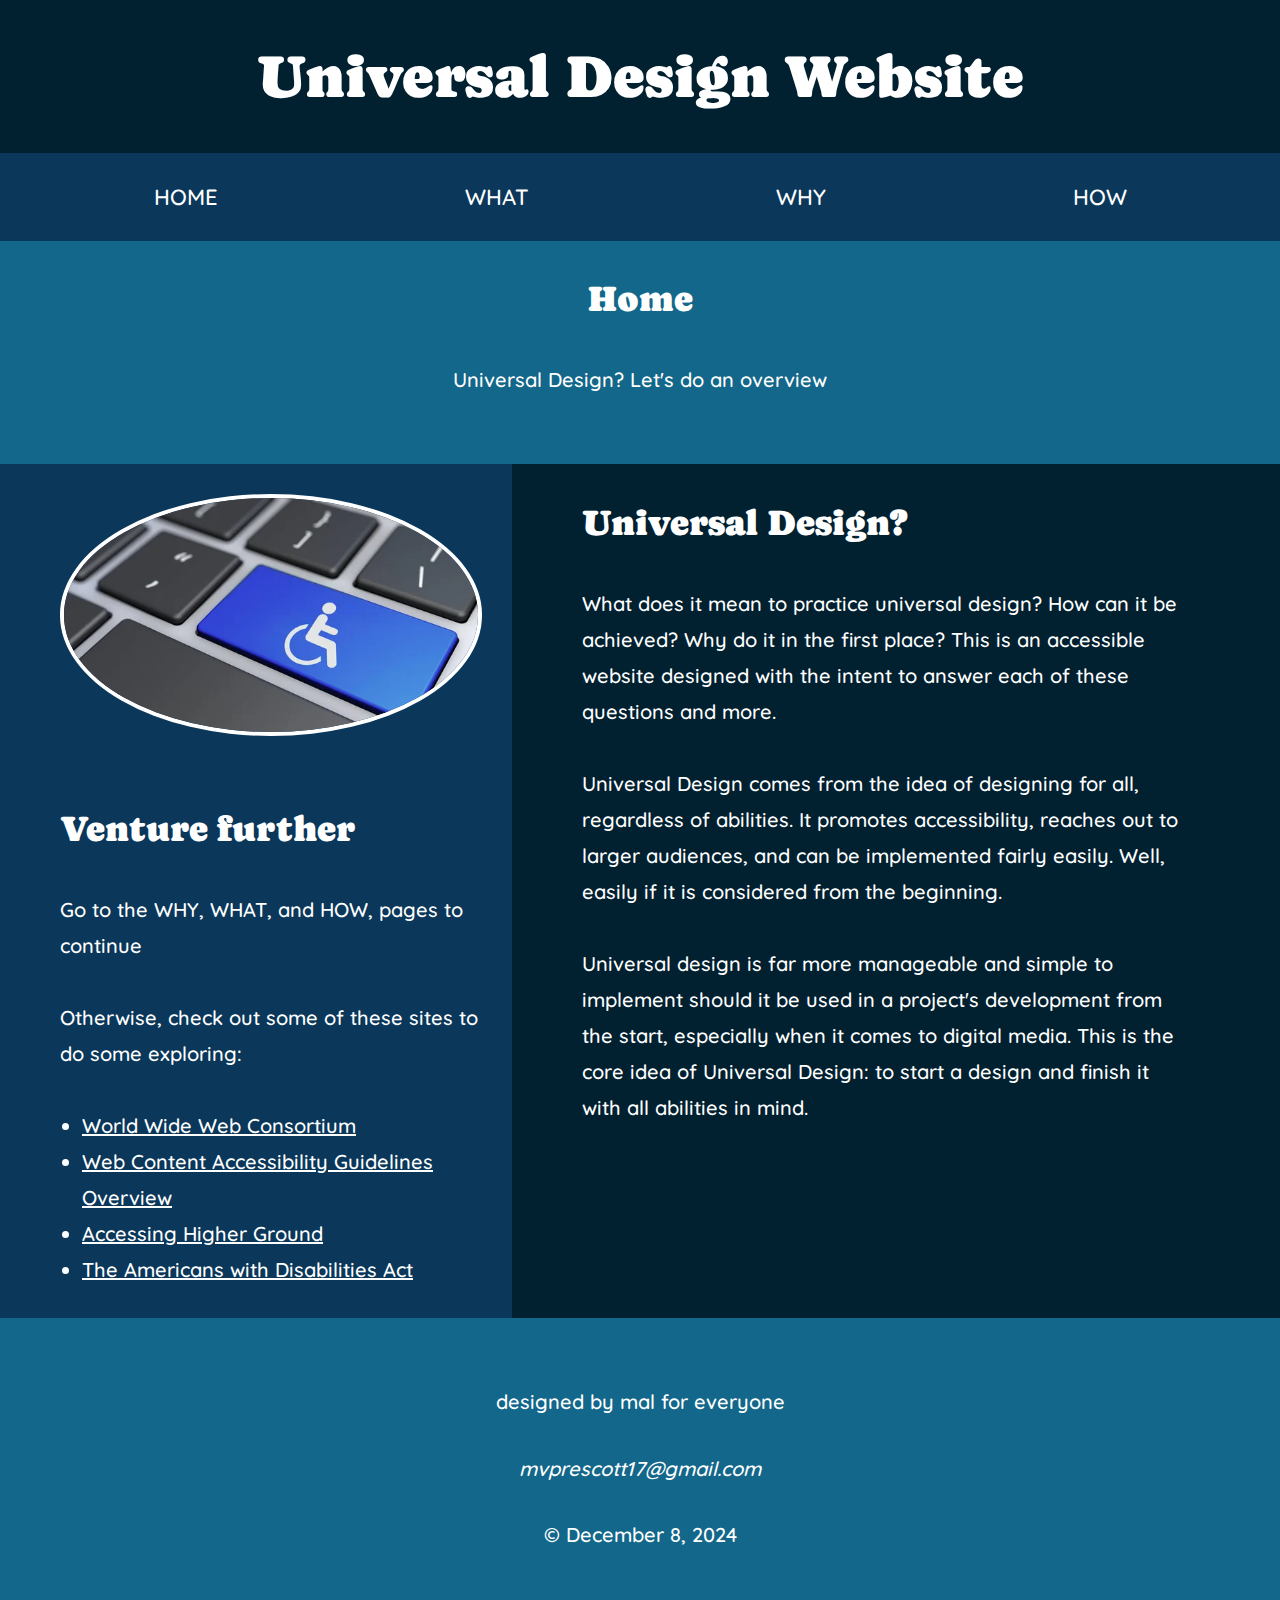
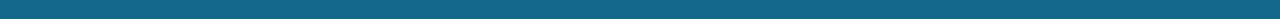
<file: index.html>
<!DOCTYPE html>
<html lang="en">
    <head>
        <meta charset="UTF-8">
        <meta name="viewport" content="width=device-width, initial-scale=1.0">
        <title>Universal Design Website</title>
        <link rel="stylesheet" href="css/accessible.css">
        <link rel="stylesheet" href="css/style.css">
    </head>
    <body>
        <div class="container">
            <a class="skip-link" href="#maincontent">Skip to main content</a>

            <header>
                <!-- <figure>
                    <img src="img/stock.png" alt="itch.io profile icon" id="for-head">
                    <figcaption>itch.io Profile</figcaption>
                </figure> -->
                <h1 id="my-heading">Universal Design Website</h1> 
            </header>

            <nav>
                <h2 class="sr-only">Page Navigation</h2>
                <ul>
                    <li><a href="index.html">HOME</a></li>
                    <li><a href="what.html">WHAT</a></li>
                    <li><a href="why.html">WHY</a></li>
                    <li><a href="how.html">HOW</a></li>
                </ul>
            </nav>

            <aside id="subhead">
                <h2>Home</h2>
                <p>Universal Design? Let's do an overview</p>
            </aside>

            <main id="maincontent">
                <section id="else">
                    <h2>Universal Design?</h2>
                    <p>
                        What does it mean to practice universal design? How can it be achieved? Why do it in the first place? This is an accessible website designed with the intent to answer each of these questions and more. 
                    </p>
                    <p> 
                        Universal Design comes from the idea of designing for all, regardless of abilities. 
                        It promotes accessibility, reaches out to larger audiences, and can be implemented fairly easily. 
                        Well, easily if it is considered from the beginning. 
                    </p>
                    <p>
                        Universal design is far more manageable and simple to implement should it be used in a project's development from the start, especially when it comes to digital media. 
                        This is the core idea of Universal Design: to start a design and finish it with all abilities in mind. 
                    </p>
                </section>
            </main>

            <aside id="aside1">
                <h2 class="sr-only">Icon here</h2>
                <figure>
                    <img src="img/stock.png" alt="keyboard with an ADA symbol" class="icon-link-big" 
                        style="border-radius: 50%; border: 4px white solid;">
                </figure>
            </aside>

            <aside id="aside2">
                <h2>Venture further</h2>
                <p>
                    Go to the WHY, WHAT, and HOW, pages to continue
                </p>
                <p>
                    Otherwise, check out some of these sites to do some exploring:
                </p>
                <section class="further">
                    <h3 class="sr-only">Links to various websites related to this website and universal design</h3>
                    <ul>
                        <li><a href="https://www.w3.org/">World Wide Web Consortium</a></li>
                        <li><a href="https://www.w3.org/WAI/standards-guidelines/wcag/">Web Content Accessibility Guidelines Overview</a></li>
                        <li><a href="https://accessinghigherground.org/">Accessing Higher Ground</a></li>
                        <li><a href="https://www.ada.gov/">The Americans with Disabilities Act</a></li>
                    </ul>
                </section>
            </aside>
            

            <footer>
                <p>designed by mal for everyone</p>
                <address>mvprescott17@gmail.com</address>
                <p>&copy; <time datetime="2024-12-08 10:00" style="display:inline">December 8, 2024</time></p>  
            </footer>
        </div>

    </body>
</html>
</file>
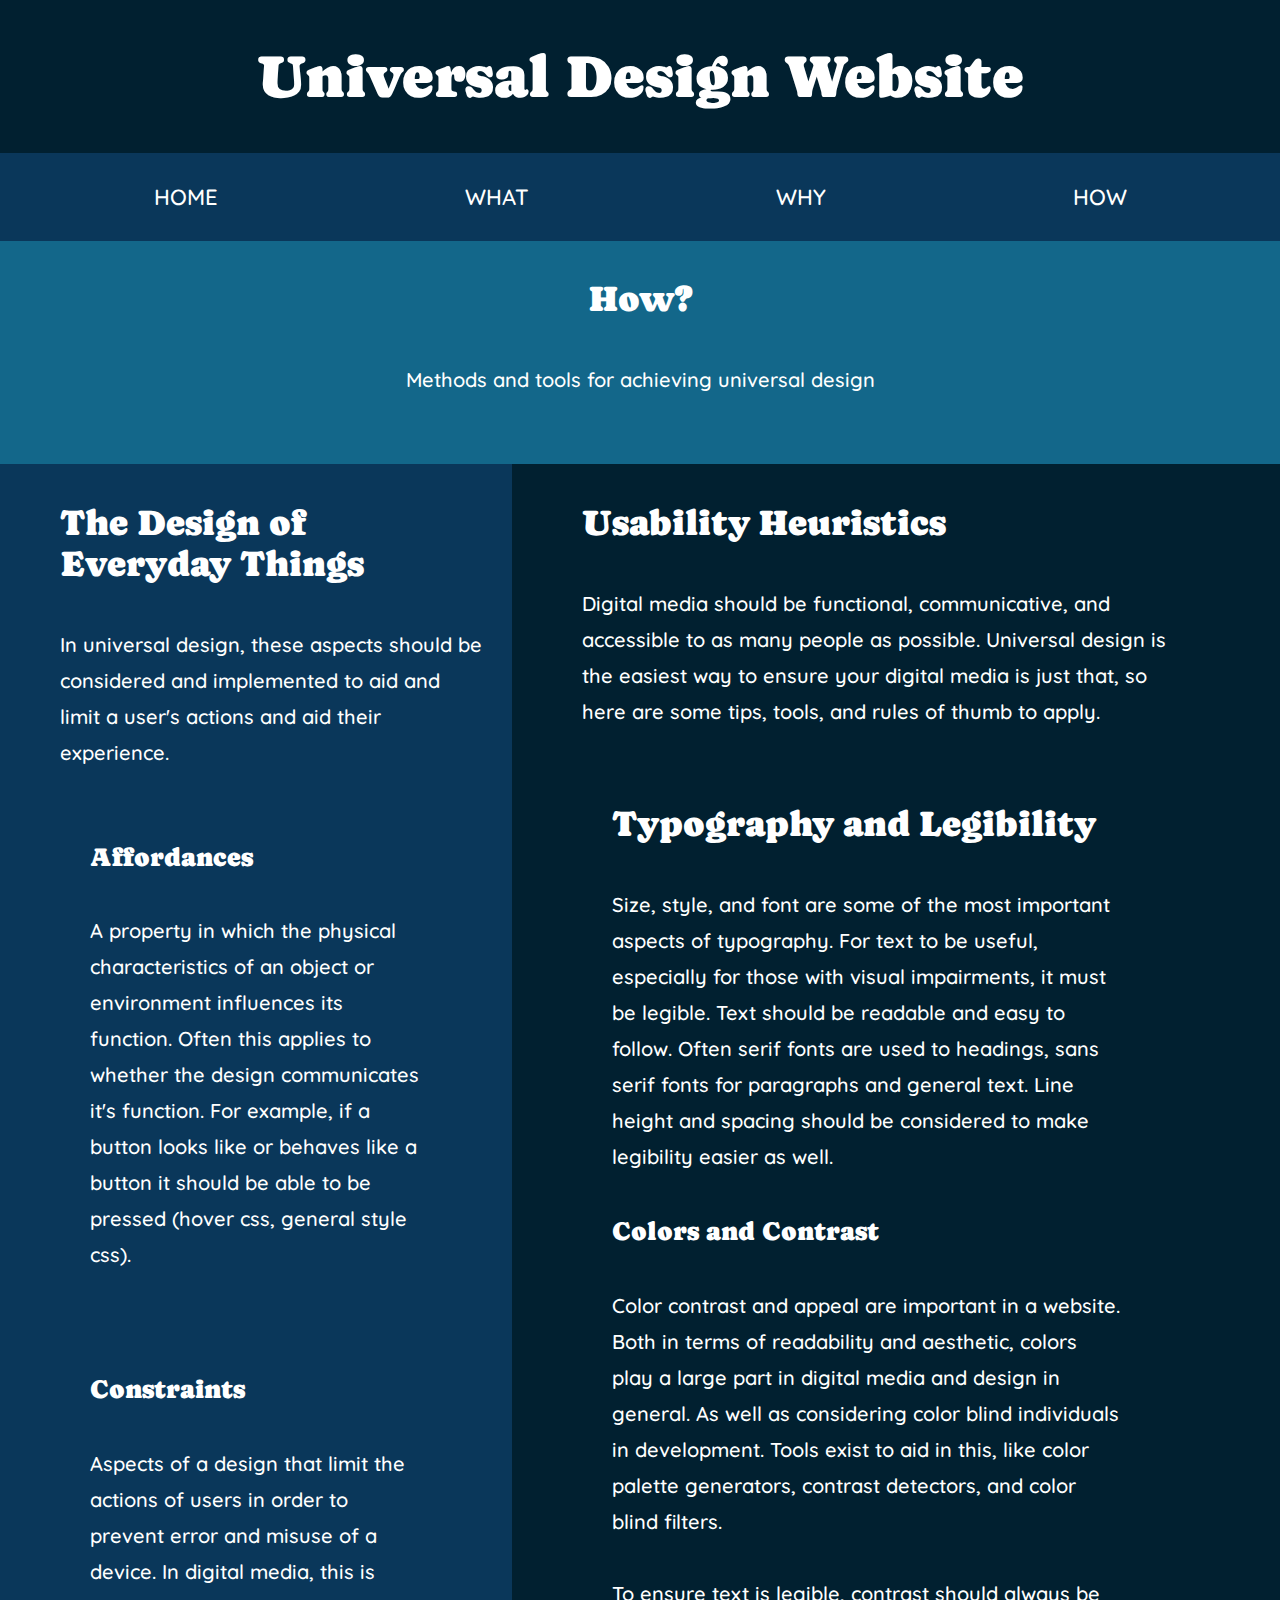
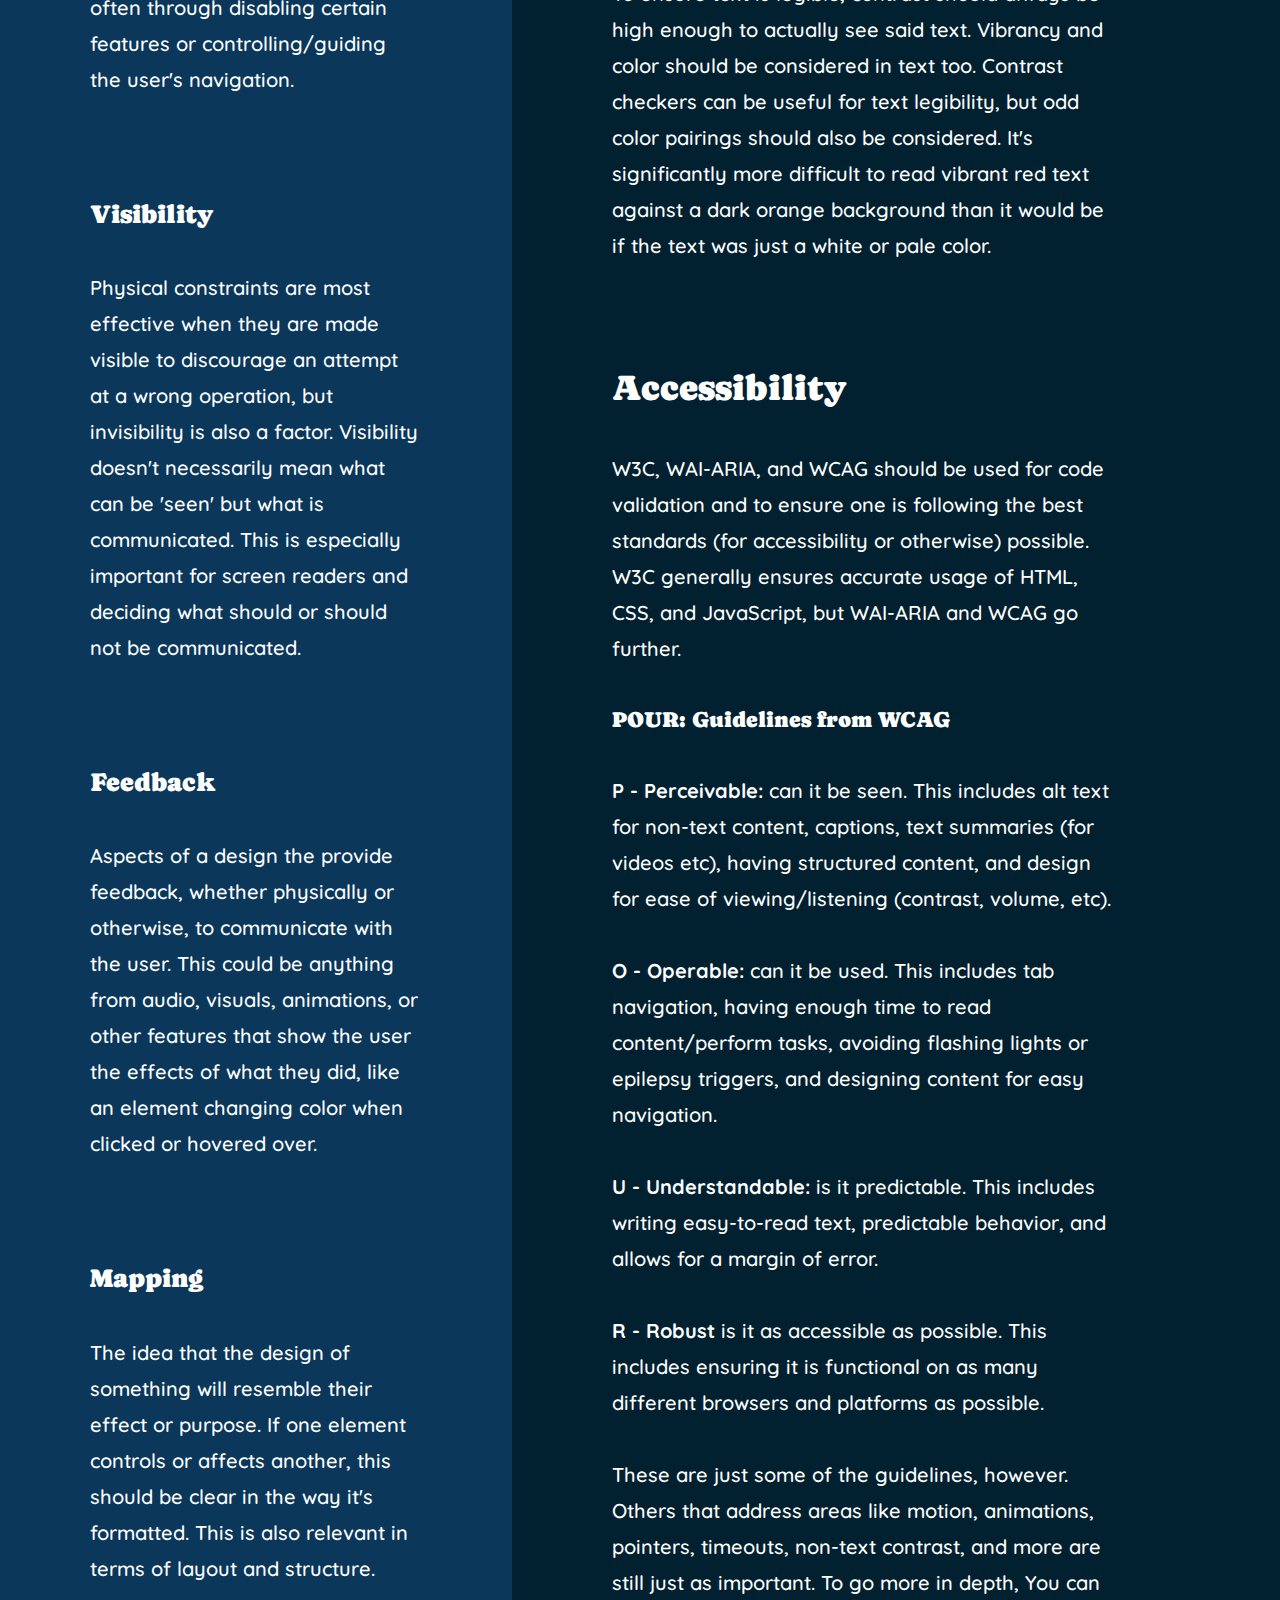
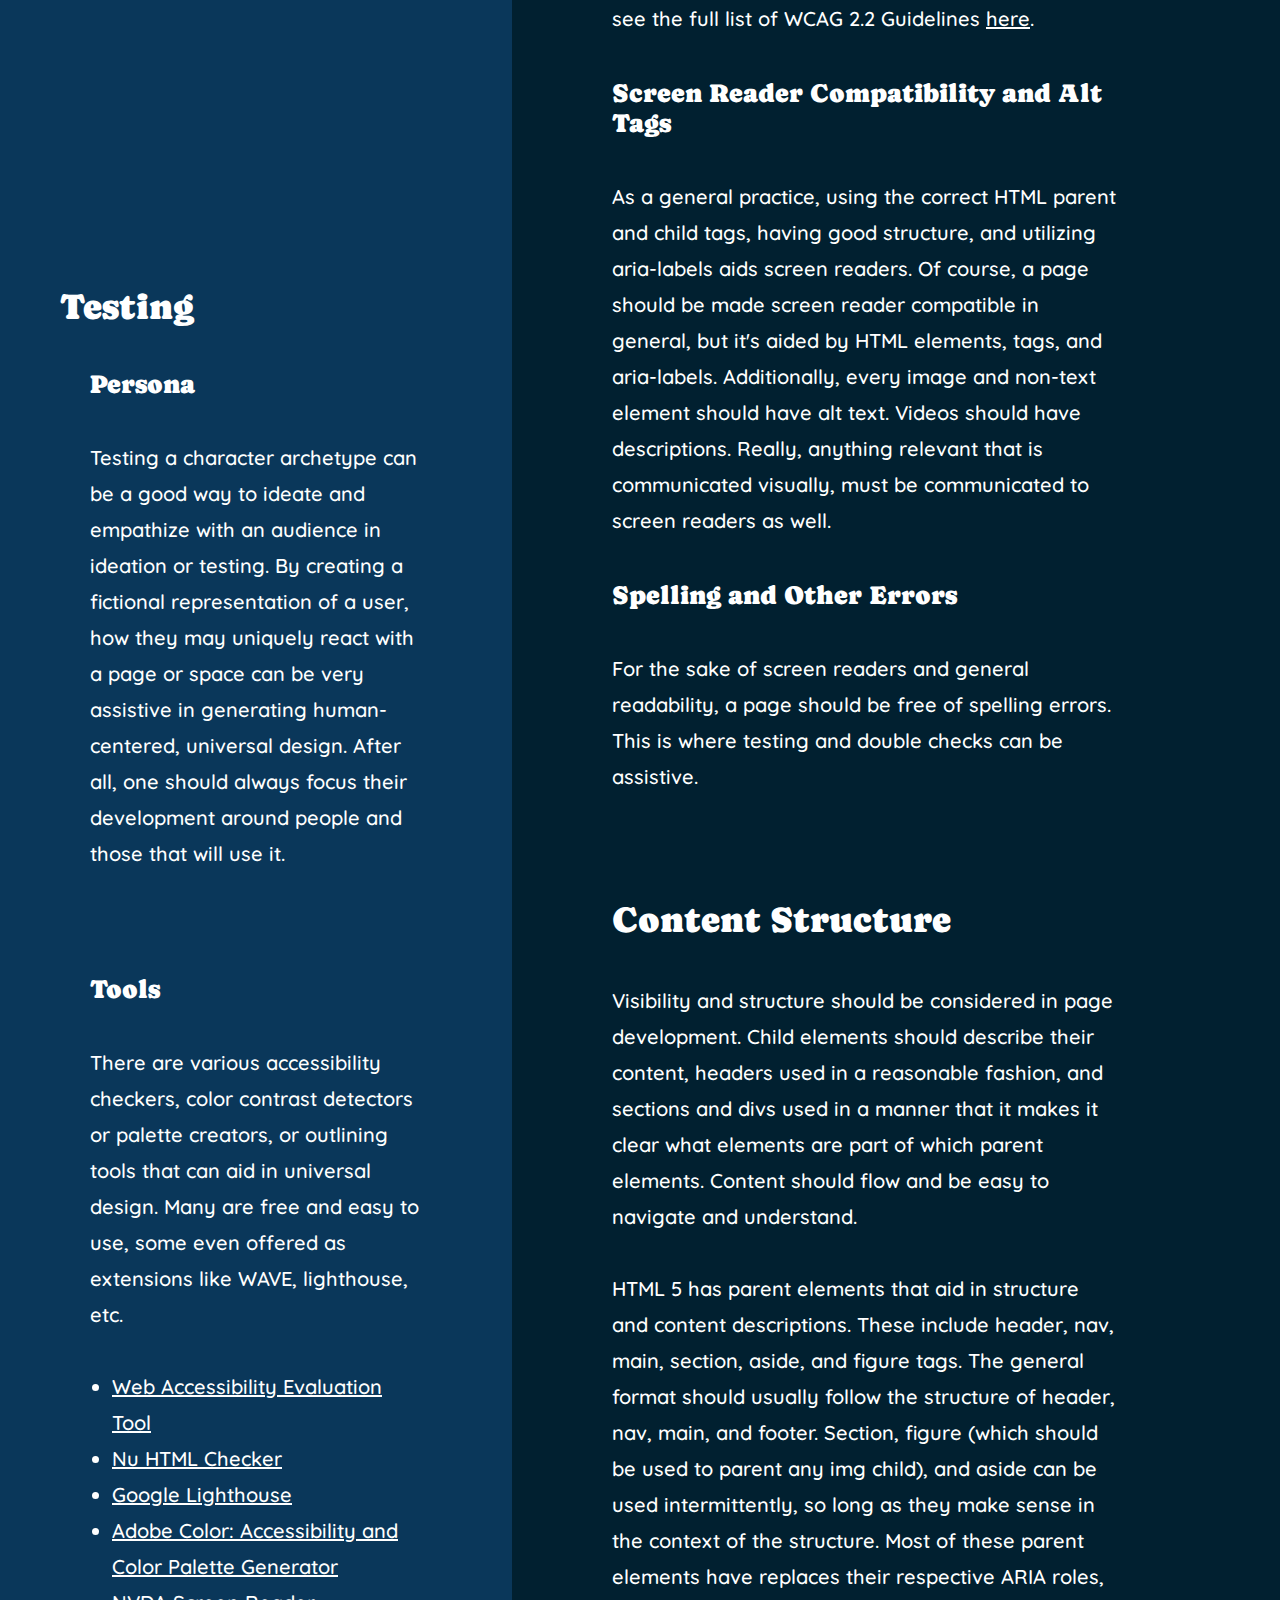
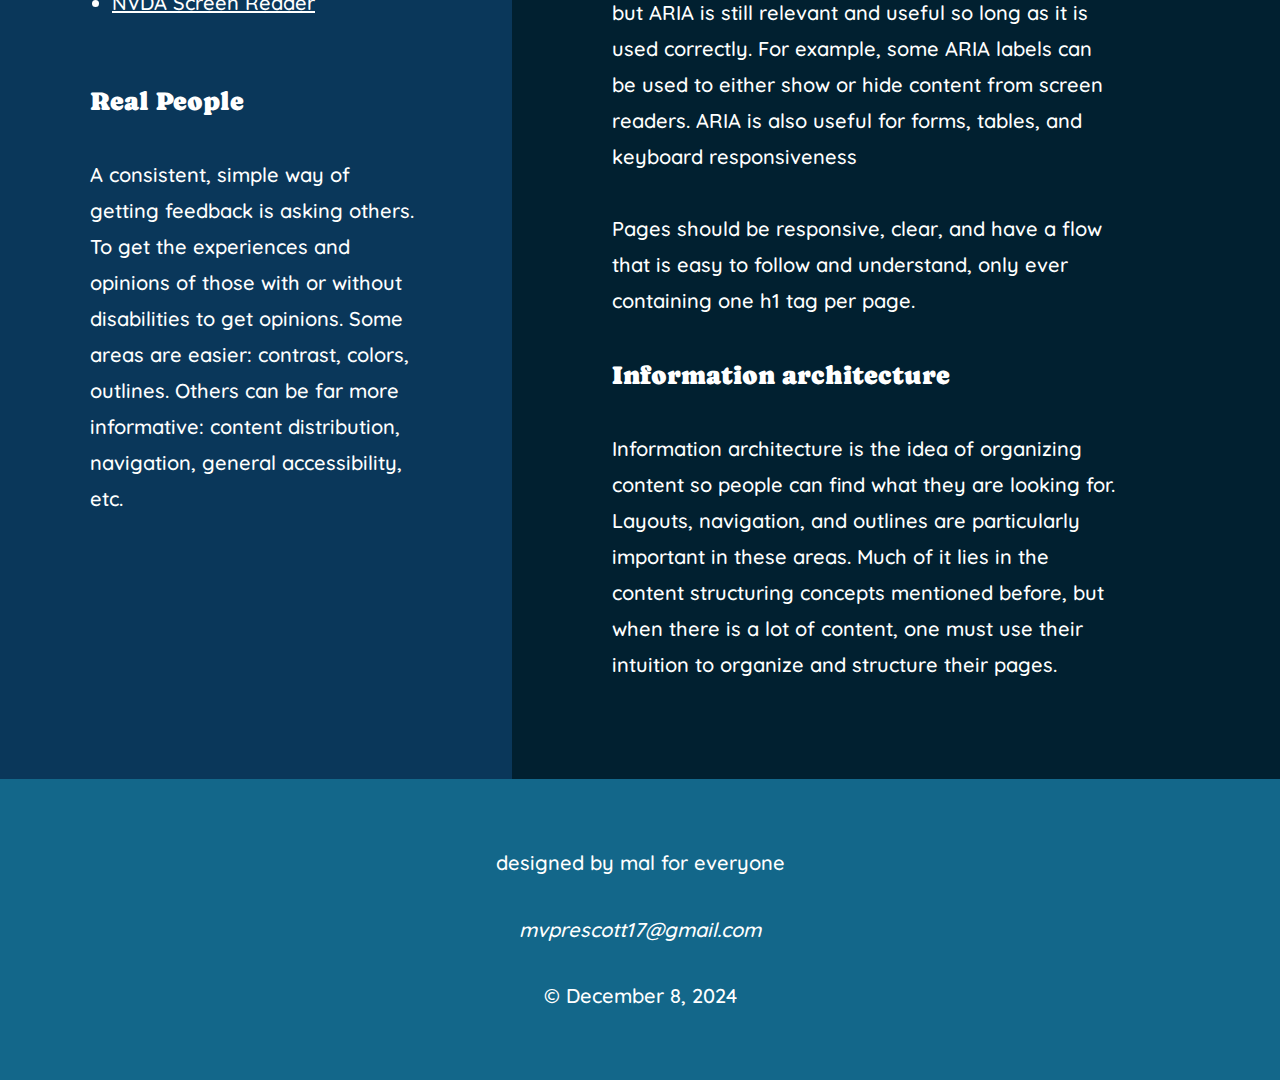
<file: how.html>
<!DOCTYPE html>
<html lang="en">
    <head>
        <meta charset="UTF-8">
        <meta name="viewport" content="width=device-width, initial-scale=1.0">
        <title>Universal Design Website</title>
        <link rel="stylesheet" href="css/accessible.css">
        <link rel="stylesheet" href="css/style.css">
    </head>
    <body>
        <div class="container">
            <a class="skip-link" href="#maincontent">Skip to main content</a>

            <header>
                <!-- <figure>
                    <img src="img/stock.png" alt="itch.io profile icon" id="for-head">
                    <figcaption>itch.io Profile</figcaption>
                </figure> -->
                <h1 id="my-heading">Universal Design Website</h1> 
            </header>

            <nav>
                <h2 class="sr-only">Page Navigation</h2>
                <ul>
                    <li><a href="index.html">HOME</a></li>
                    <li><a href="what.html">WHAT</a></li>
                    <li><a href="why.html">WHY</a></li>
                    <li><a href="how.html">HOW</a></li>
                </ul>
            </nav>

            <aside id="subhead">
                <h2>How?</h2>
                <p>Methods and tools for achieving universal design</p>
            </aside>

            <main id="maincontent">
                <section id="else">
                    <h2>Usability Heuristics</h2>
                    <p>Digital media should be functional, communicative, and accessible to as many people as possible.
                        Universal design is the easiest way to ensure your digital media is just that, so here are some tips, tools, and rules of thumb to apply.
                    </p>
                    <section>
                        <h2>Typography and Legibility</h2>
                        <p>Size, style, and font are some of the most important aspects of typography. For text to be useful, especially for those with visual impairments, it must be legible. Text should be readable and easy to follow. Often serif fonts are used to headings, sans serif fonts for paragraphs and general text. Line height and spacing should be considered to make legibility easier as well.
                        </p>
                        <h3>Colors and Contrast</h3>
                        <p>Color contrast and appeal are important in a website. Both in terms of readability and aesthetic, colors play a large part in digital media and design in general. As well as considering color blind individuals in development. Tools exist to aid in this, like color palette generators, contrast detectors, and color blind filters. 
                        </p>
                        <p>To ensure text is legible, contrast should always be high enough to actually see said text. 
                            Vibrancy and color should be considered in text too. 
                            Contrast checkers can be useful for text legibility, but odd color pairings should also be considered. 
                            It's significantly more difficult to read vibrant red text against a dark orange background than it would be if the text was just a white or pale color.
                        </p>
                    </section>
                    <section>
                        <h2>Accessibility</h2>
                        <p>W3C, WAI-ARIA, and WCAG should be used for code validation and to ensure one is following the best standards (for accessibility or otherwise) possible. W3C generally ensures accurate usage of HTML, CSS, and JavaScript, but WAI-ARIA and WCAG go further.</p>
                        <h4>POUR: Guidelines from WCAG</h4>
                        <p><strong>P - Perceivable:</strong> can it be seen. This includes alt text for non-text content, captions, text summaries (for videos etc), having structured content, and design for ease of viewing/listening (contrast, volume, etc).
                        </p>
                        <p><strong>O - Operable:</strong> can it be used. This includes tab navigation, having enough time to read content/perform tasks, avoiding flashing lights or epilepsy triggers, and designing content for easy navigation.
                        </p>
                        <p><strong>U - Understandable:</strong> is it predictable. This includes writing easy-to-read text, predictable behavior, and allows for a margin of error. 
                        </p>
                        <p><strong>R - Robust</strong> is it as accessible as possible. This includes ensuring it is functional on as many different browsers and platforms as possible. 
                        </p>
                        <p>These are just some of the guidelines, however. Others that address areas like motion, animations, pointers, timeouts, non-text contrast, and more are still just as important.
                            To go more in depth, You can see the full list of WCAG 2.2 Guidelines <a href="https://www.w3.org/TR/WCAG22/#toc">here</a>.
                        </p>

                        <h3>Screen Reader Compatibility and Alt Tags</h3>
                        <p>As a general practice, using the correct HTML parent and child tags, having good structure, and utilizing aria-labels aids screen readers. Of course, a page should be made screen reader compatible in general, but it's aided by HTML elements, tags, and aria-labels. 
                            Additionally, every image and non-text element should have alt text. Videos should have descriptions. Really, anything relevant that is communicated visually, must be communicated to screen readers as well.
                        </p>
                        <h3>Spelling and Other Errors</h3>
                        <p>For the sake of screen readers and general readability, a page should be free of spelling errors. This is where testing and double checks can be assistive.</p>

                    </section>

                    <section>
                        <h2>Content Structure</h2>
                        <p>Visibility and structure should be considered in page development. Child elements should describe their content, headers used in a reasonable fashion, and sections and divs used in a manner that it makes it clear what elements are part of which parent elements. Content should flow and be easy to navigate and understand.
                        </p>
                        <p>
                            HTML 5 has parent elements that aid in structure and content descriptions. These include header, nav, main, section, aside, and figure tags. The general format should usually follow the structure of header, nav, main, and footer. Section, figure (which should be used to parent any img child), and aside can be used intermittently, so long as they make sense in the context of the structure.
                            Most of these parent elements have replaces their respective ARIA roles, but ARIA is still relevant and useful so long as it is used correctly. For example, some ARIA labels can be used to either show or hide content from screen readers. ARIA is also useful for forms, tables, and keyboard responsiveness
                        </p>
                        <p>Pages should be responsive, clear, and have a flow that is easy to follow and understand, only ever containing one h1 tag per page.
                        </p>
                        <h3>Information architecture</h3>
                        <p>Information architecture is the idea of organizing content so people can find what they are looking for. 
                            Layouts, navigation, and outlines are particularly important in these areas. Much of it lies in the content structuring concepts mentioned before, but when there is a lot of content, one must use their intuition to organize and structure their pages.
                        </p>
                    </section>

                </section>
            </main>

            <aside id="aside1">
                <h2>The Design of Everyday Things</h2>
                <p>In universal design, these aspects should be considered and implemented to aid and limit a user's actions and aid their experience.</p>
                <section>
                    <h3>Affordances</h3>
                    <p>A property in which the physical characteristics of an object or environment
                        influences its function. Often this applies to whether the design communicates it's function. 
                        For example, if a button looks like or behaves like a button it should be able to be pressed (hover css, general style css).
                    </p>
                </section>
                <section>
                    <h3>Constraints</h3>
                    <p>Aspects of a design that limit the actions of users in order to prevent error and misuse
                        of a device. In digital media, this is often through disabling certain features or controlling/guiding the user's navigation.
                    </p>
                </section>
                <section>
                    <h3>Visibility</h3>
                    <p>Physical constraints are most effective when they are made visible to discourage an attempt at a wrong operation, but invisibility is also a factor. Visibility doesn't necessarily mean what can be 'seen' but what is communicated.
                        This is especially important for screen readers and deciding what should or should not be communicated.
                    </p>
                </section>
                <section>
                    <h3>Feedback</h3>
                    <p>Aspects of a design the provide feedback, whether physically or otherwise, to communicate with the user.
                        This could be anything from audio, visuals, animations, or other features that show the user the effects of what they did, like an element changing color when clicked or hovered over.
                    </p>
                </section>
                <section>
                    <h3>Mapping</h3>
                    <p>The idea that the design of something will resemble their effect or purpose.
                        If one element controls or affects another, this should be clear in the way it's formatted. This is also relevant in terms of layout and structure.
                    </p>
                </section>
            </aside>

            <aside id="aside2">
                <h2>Testing</h2>

                <section>
                    <h3>Persona</h3>
                    <p>
                        Testing a character archetype can be a good way to ideate and empathize with an audience in ideation or testing. 
                        By creating a fictional representation of a user, how they may uniquely react with a page or space can be very assistive in generating human-centered, universal design.
                        After all, one should always focus their development around people and those that will use it.
                    </p>
                </section>
                <section>
                    <h3>Tools</h3>
                    <p>
                        There are various accessibility checkers, color contrast detectors or palette creators, or outlining tools that can aid in universal design. 
                        Many are free and easy to use, some even offered as extensions like WAVE, lighthouse, etc.
                    </p>
                    <section class="further">
                        <h3 class="sr-only">Links to some accessibility tools</h3>
                        <ul>
                            <li><a href="https://wave.webaim.org/">Web Accessibility Evaluation Tool</a></li>
                            <li><a href="https://validator.nu/">Nu HTML Checker</a></li>
                            <li><a href="https://developer.chrome.com/docs/lighthouse/overview">Google Lighthouse</a></li>
                            <li><a href="https://color.adobe.com/create/color-contrast-analyzer">Adobe Color: Accessibility and Color Palette Generator</a></li>
                            <li><a href="https://www.nvaccess.org/download/">NVDA Screen Reader</a></li>
                        </ul>
                    </section>
                </section>
                
                <section>
                    <h3>Real People</h3>
                    <p>
                        A consistent, simple way of getting feedback is asking others. To get the experiences and opinions of those with or without disabilities to get opinions. Some areas are easier: contrast, colors, outlines. Others can be far more informative: content distribution, navigation, general accessibility, etc.
                    </p>
                </section>
                
            </aside>
            

            <footer>
                <p>designed by mal for everyone</p>
                <address>mvprescott17@gmail.com</address>
                <p>&copy; <time datetime="2024-12-08 10:00" style="display:inline">December 8, 2024</time></p>  
            </footer>
        </div>

    </body>
</html>
</file>
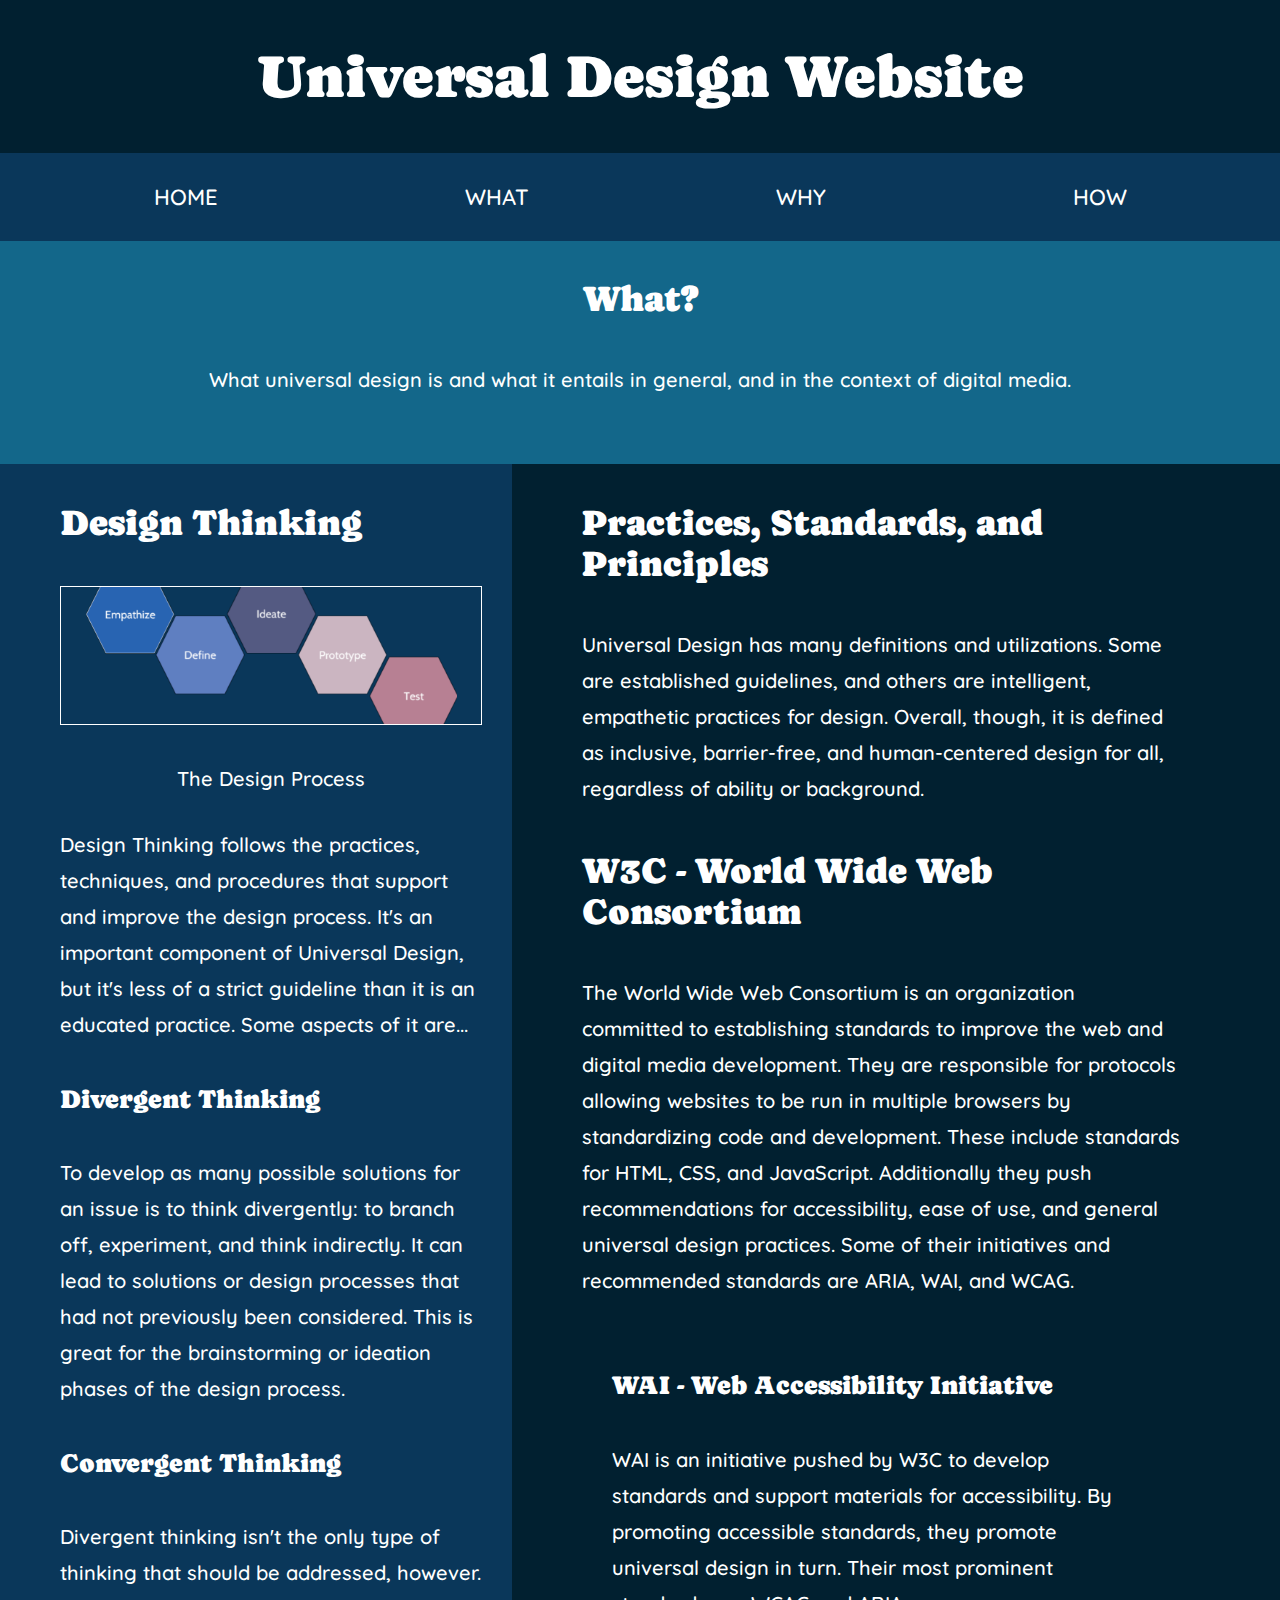
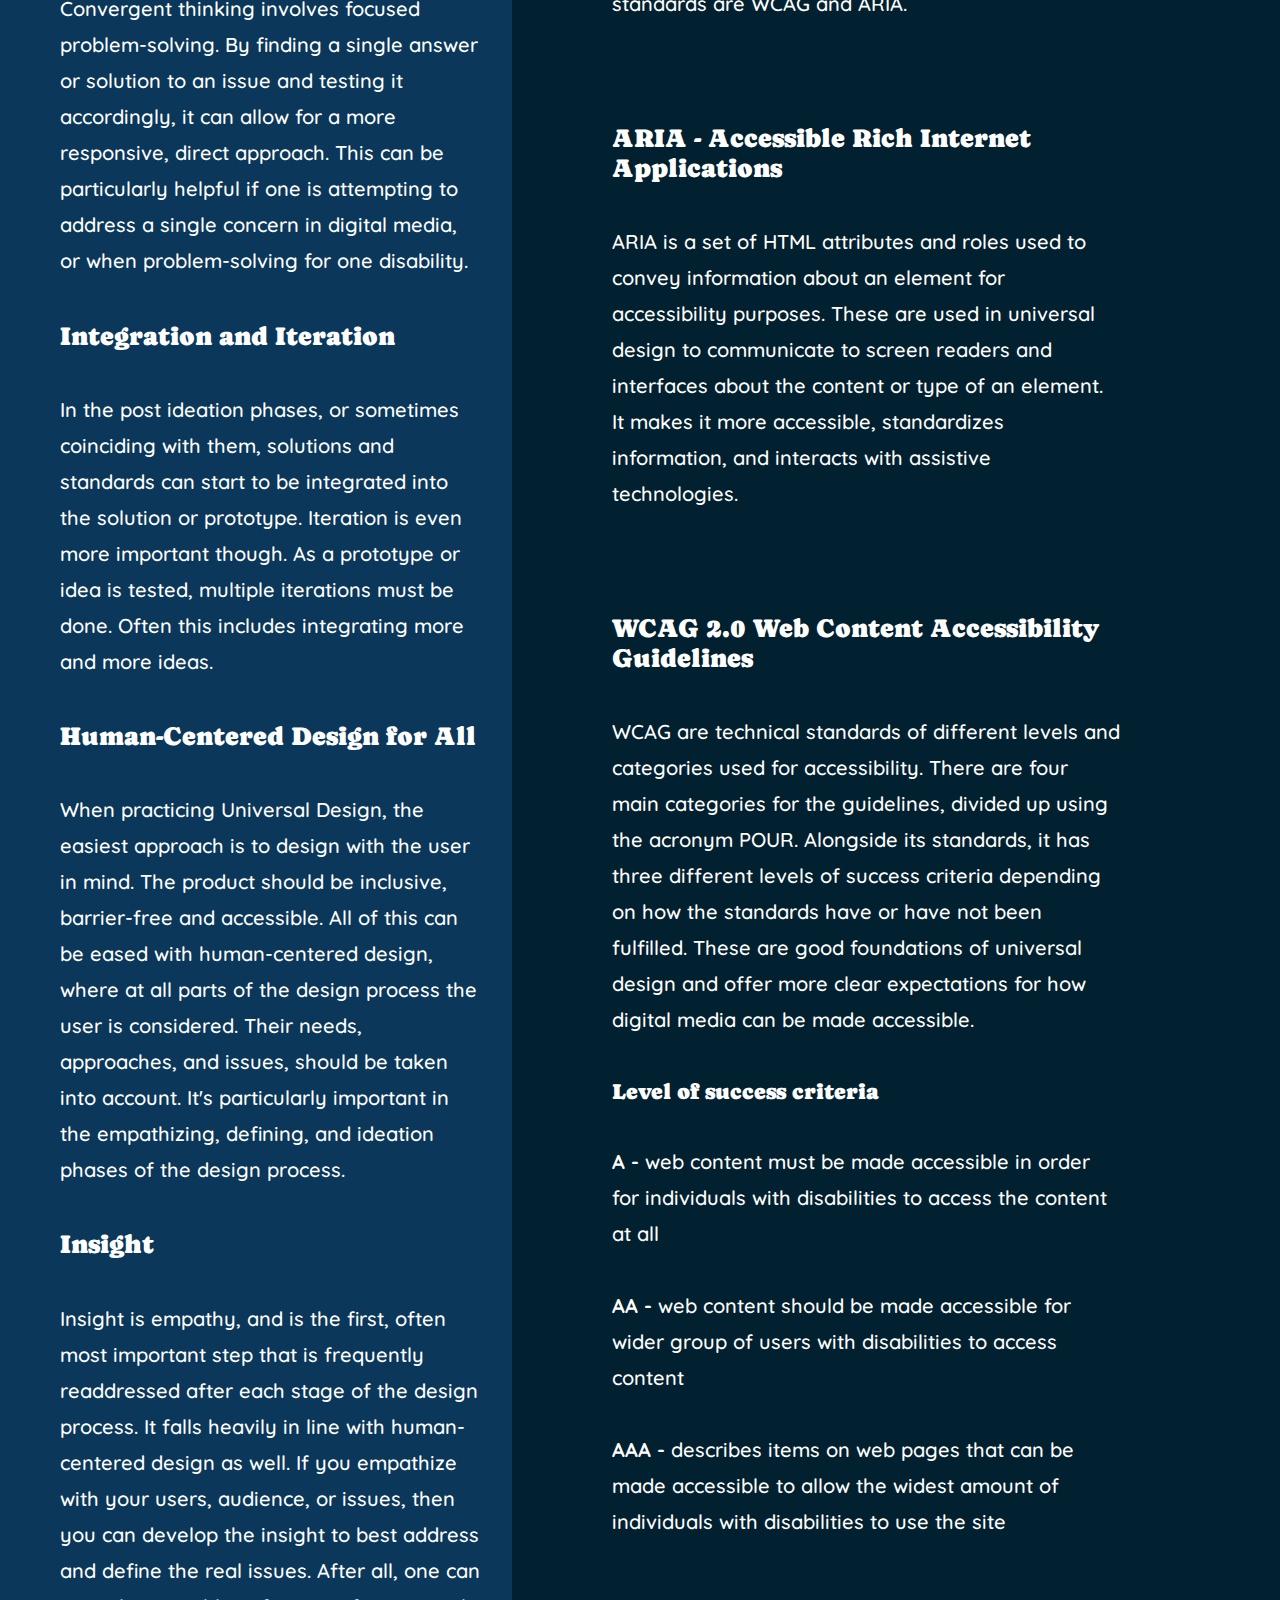
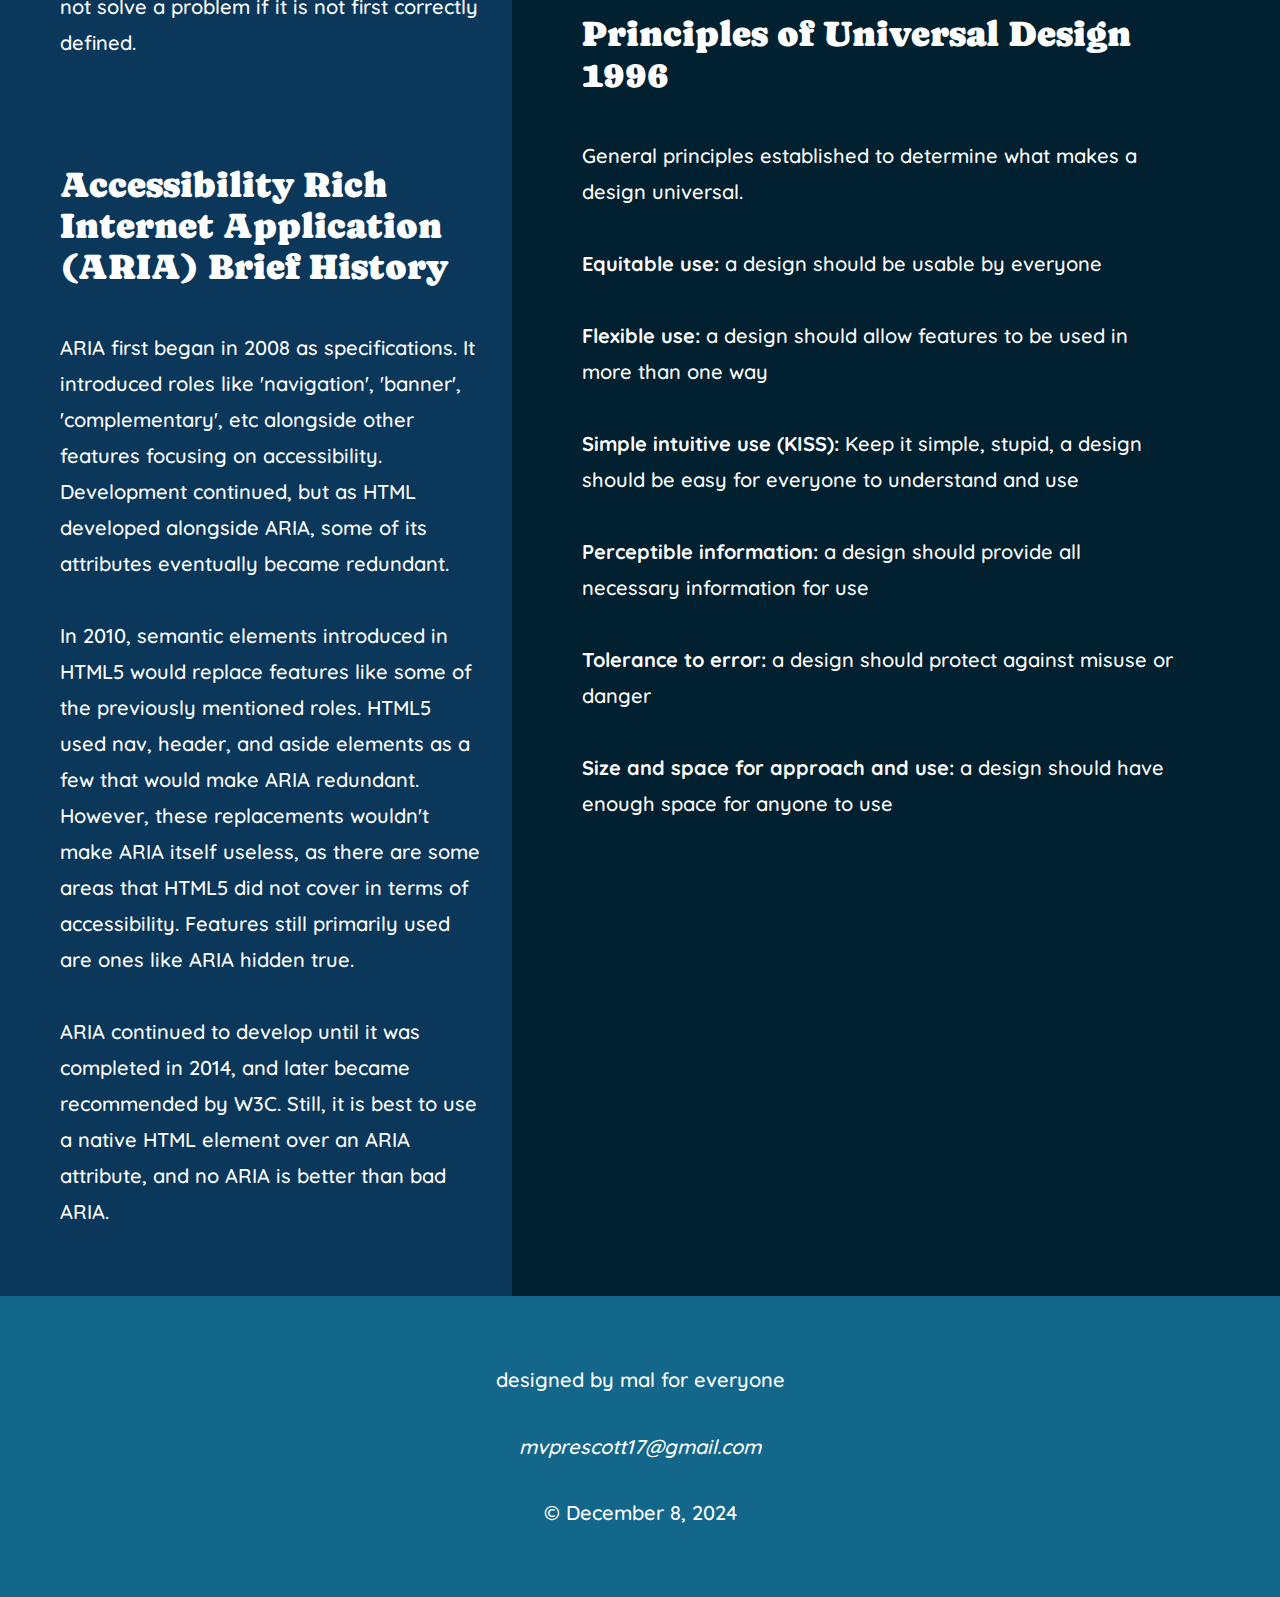
<file: what.html>
<!DOCTYPE html>
<html lang="en">
    <head>
        <meta charset="UTF-8">
        <meta name="viewport" content="width=device-width, initial-scale=1.0">
        <title>Universal Design Website</title>
        <link rel="stylesheet" href="css/accessible.css">
        <link rel="stylesheet" href="css/style.css">
    </head>
    <body>
        <div class="container">
            <a class="skip-link" href="#maincontent">Skip to main content</a>

            <header>
                <!-- <figure>
                    <img src="img/stock.png" alt="itch.io profile icon" id="for-head">
                    <figcaption>itch.io Profile</figcaption>
                </figure> -->
                <h1 id="my-heading">Universal Design Website</h1> 
            </header>

            <nav>
                <h2 class="sr-only">Page Navigation</h2>
                <ul>
                    <li><a href="index.html">HOME</a></li>
                    <li><a href="what.html">WHAT</a></li>
                    <li><a href="why.html">WHY</a></li>
                    <li><a href="how.html">HOW</a></li>
                </ul>
            </nav>

            <aside id="subhead">
                <h2>What?</h2>
                <p>What universal design is and what it entails in general, and in the context of digital media.</p>
            </aside>

            <main id="maincontent">
                <section id="else">
                    <h2>Practices, Standards, and Principles</h2>
                    <p>Universal Design has many definitions and utilizations. Some are established guidelines, and others are intelligent, empathetic practices for design. 
                       Overall, though, it is defined as inclusive, barrier-free, and human-centered design for all, regardless of ability or background.
                    </p>

                    <h2>W3C - World Wide Web Consortium</h2>
                    <p>The World Wide Web Consortium is an organization committed to establishing standards to improve the web and digital media development.
                        They are responsible for protocols allowing websites to be run in multiple browsers by standardizing code and development.
                        These include standards for HTML, CSS, and JavaScript. Additionally they push recommendations for accessibility, ease of use, and general universal design practices.
                        Some of their initiatives and recommended standards are ARIA, WAI, and WCAG.
                    </p>

                    <section>
                        <h3>WAI - Web Accessibility Initiative</h3>
                        <p>WAI is an initiative pushed by W3C to develop standards and support materials for accessibility.
                            By promoting accessible standards, they promote universal design in turn. Their most prominent standards are WCAG and ARIA.
                        </p>
                    </section>

                    <section>
                        <h3>ARIA - Accessible Rich Internet Applications</h3>
                        <p>ARIA is a set of HTML attributes and roles used to convey information about an element for accessibility purposes. 
                            These are used in universal design to communicate to screen readers and interfaces about the content or type of an element. 
                            It makes it more accessible, standardizes information, and interacts with assistive technologies.
                        </p>
                    </section>
                    
                    <section>
                        <h3>WCAG 2.0 Web Content Accessibility Guidelines</h3>
                        <p>WCAG are technical standards of different levels and categories used for accessibility.
                            There are four main categories for the guidelines, divided up using the acronym POUR.
                            Alongside its standards, it has three different levels of success criteria depending on how the standards have or have not been fulfilled.
                            These are good foundations of universal design and offer more clear expectations for how digital media can be made accessible.
                        </p>
                        
                        <h4>Level of success criteria</h4>
                        <p>
                            <strong>A - </strong>web content must be made accessible in order for individuals with disabilities to access the content at all
                        </p>
                        <p>
                            <strong>AA - </strong>web content should be made accessible for wider group of users with disabilities to access content
                        </p>
                        <p>
                            <strong>AAA - </strong>describes items on web pages that can be made accessible to allow the widest amount of individuals with disabilities to use the site
                        </p>
                    </section>
                    
                    <h2>Principles of Universal Design 1996</h2>
                    <p>General principles established to determine what makes a design universal.</p>
                        <p><strong>Equitable use:</strong> a design should be usable by everyone
                        </p>
                        <p><strong>Flexible use:</strong> a design should allow features to be used in more than one way
                        </p>
                        <p><strong>Simple intuitive use (KISS):</strong> Keep it simple, stupid, a design should be easy for everyone to understand and use
                        </p>
                        <p><strong>Perceptible information:</strong> a design should provide all necessary information for use
                        </p>
                        <p><strong>Tolerance to error:</strong> a design should protect against misuse or danger
                        </p>
                        <p><strong>Size and space for approach and use:</strong> a design should have enough space for anyone to use
                        </p>
                    

                </section>
            </main>

            <aside id="aside1">
                <h2>Design Thinking</h2>
                <figure>
                    <img 
                        src="img/design.png" 
                        alt="the design process: Empathize, Define, Ideate, Prototype, Test"
                        style="margin: 1.8em 0; padding: 0 1.2em; border: white 1px solid">
                    <figcaption>The Design Process</figcaption>
                </figure>
                <p>Design Thinking follows the practices, techniques, and procedures that support and improve the design process. 
                    It's an important component of Universal Design, but it's less of a strict guideline than it is an educated practice. 
                    Some aspects of it are...
                </p>
                <h3>Divergent Thinking</h3>
                <p>To develop as many possible solutions for an issue is to think divergently: to branch off, experiment, and think indirectly. It can lead to solutions or design processes that had not previously been considered. 
                    This is great for the brainstorming or ideation phases of the design process.
                </p>
                <h3>Convergent Thinking</h3>
                <p>Divergent thinking isn't the only type of thinking that should be addressed, however. Convergent thinking involves focused problem-solving. By finding a single answer or solution to an issue and testing it accordingly, it can allow for a more responsive, direct approach. 
                    This can be particularly helpful if one is attempting to address a single concern in digital media, or when problem-solving for one disability. </p>
                <h3>Integration and Iteration</h3>
                <p>In the post ideation phases, or sometimes coinciding with them, solutions and standards can start to be integrated into the solution or prototype. 
                    Iteration is even more important though. As a prototype or idea is tested, multiple iterations must be done. Often this includes integrating more and more ideas. 
                </p>
                <h3>Human-Centered Design for All</h3>
                <p>
                    When practicing Universal Design, the easiest approach is to design with the user in mind. 
                    The product should be inclusive, barrier-free and accessible. 
                    All of this can be eased with human-centered design, where at all parts of the design process the user is considered.
                    Their needs, approaches, and issues, should be taken into account. 
                    It's particularly important in the empathizing, defining, and ideation phases of the design process.
                </p>
                <h3>Insight</h3>
                <p>Insight is empathy, and is the first, often most important step that is frequently readdressed after each stage of the design process. It falls heavily in line with human-centered design as well.
                    If you empathize with your users, audience, or issues, then you can develop the insight to best address and define the real issues. After all, one can not solve a problem if it is not first correctly defined.
                </p>

                
            </aside>

            <aside id="aside2">
                <h2>Accessibility Rich Internet Application (ARIA) Brief History</h2>
                <p>ARIA first began in 2008 as specifications. 
                    It introduced roles like 'navigation', 'banner', 'complementary', etc alongside other features focusing on accessibility.
                    Development continued, but as HTML developed alongside ARIA, some of its attributes eventually became redundant. 
                </p>
                <p>In 2010, semantic elements introduced in HTML5 would replace features like some of the previously mentioned roles. 
                    HTML5 used nav, header, and aside elements as a few that would make ARIA redundant.
                    However, these replacements wouldn't make ARIA itself useless, as there are some areas that HTML5 did not cover in terms of accessibility.
                    Features still primarily used are ones like ARIA hidden true.
                </p>
                <p>ARIA continued to develop until it was completed in 2014, and later became recommended by W3C.
                    Still, it is best to use a native HTML element over an ARIA attribute, and no ARIA is better than bad ARIA. 
                </p>
            </aside>
            

            <footer>
                <p>designed by mal for everyone</p>
                <address>mvprescott17@gmail.com</address>
                <p>&copy; <time datetime="2024-12-08 10:00" style="display:inline">December 8, 2024</time></p>  
            </footer>
        </div>

    </body>
</html>
</file>
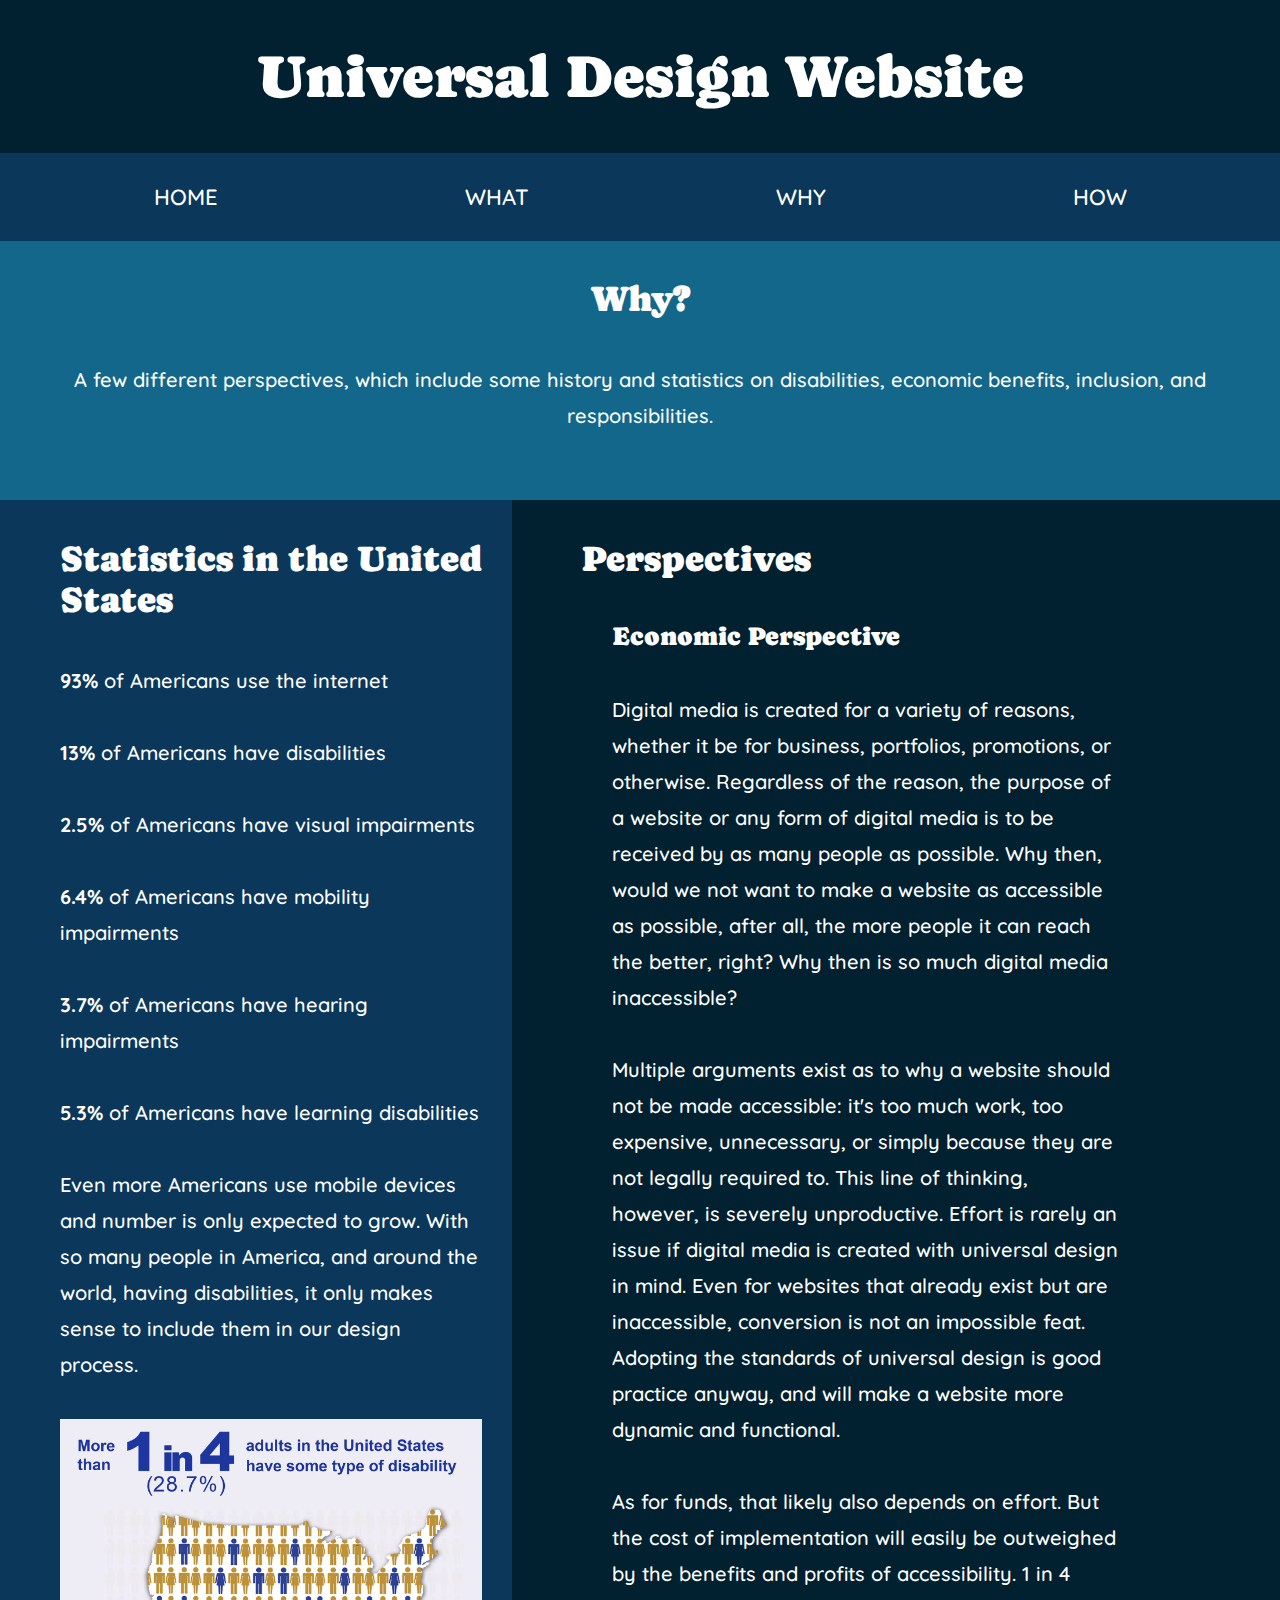
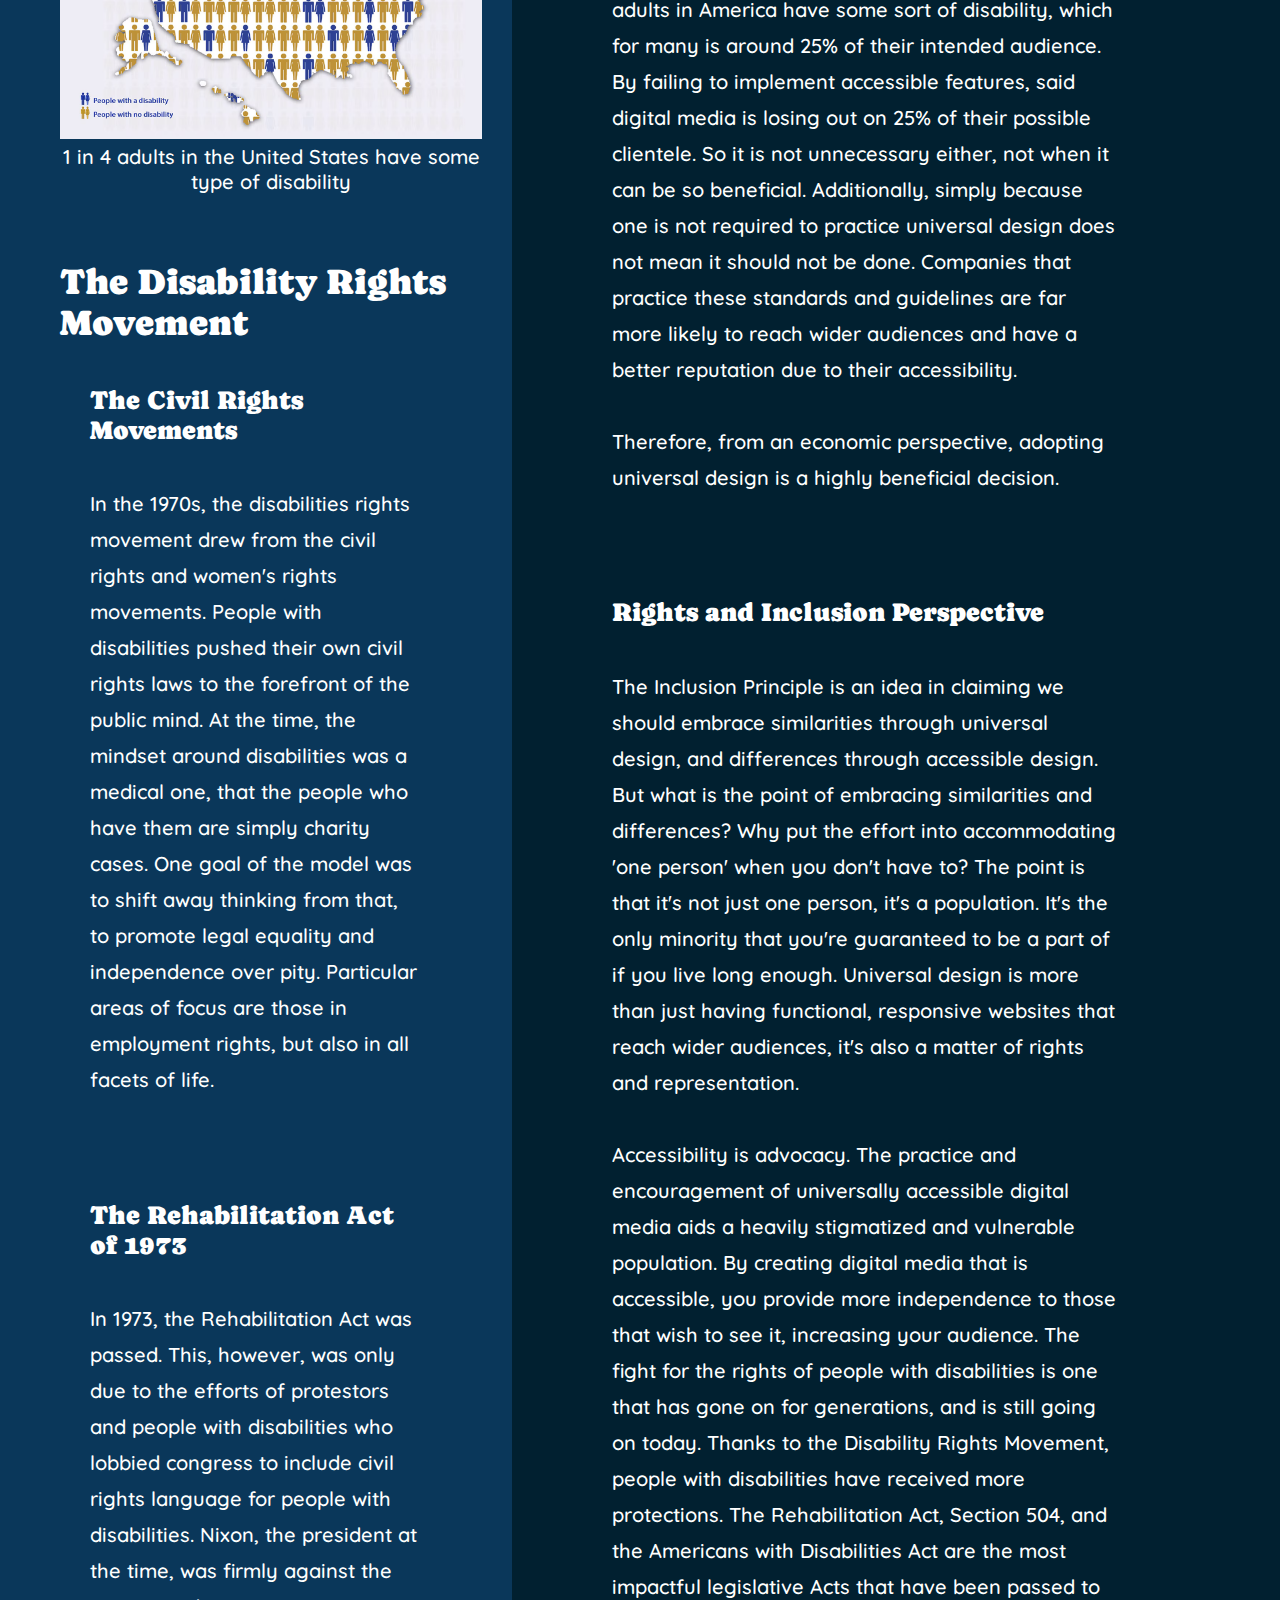
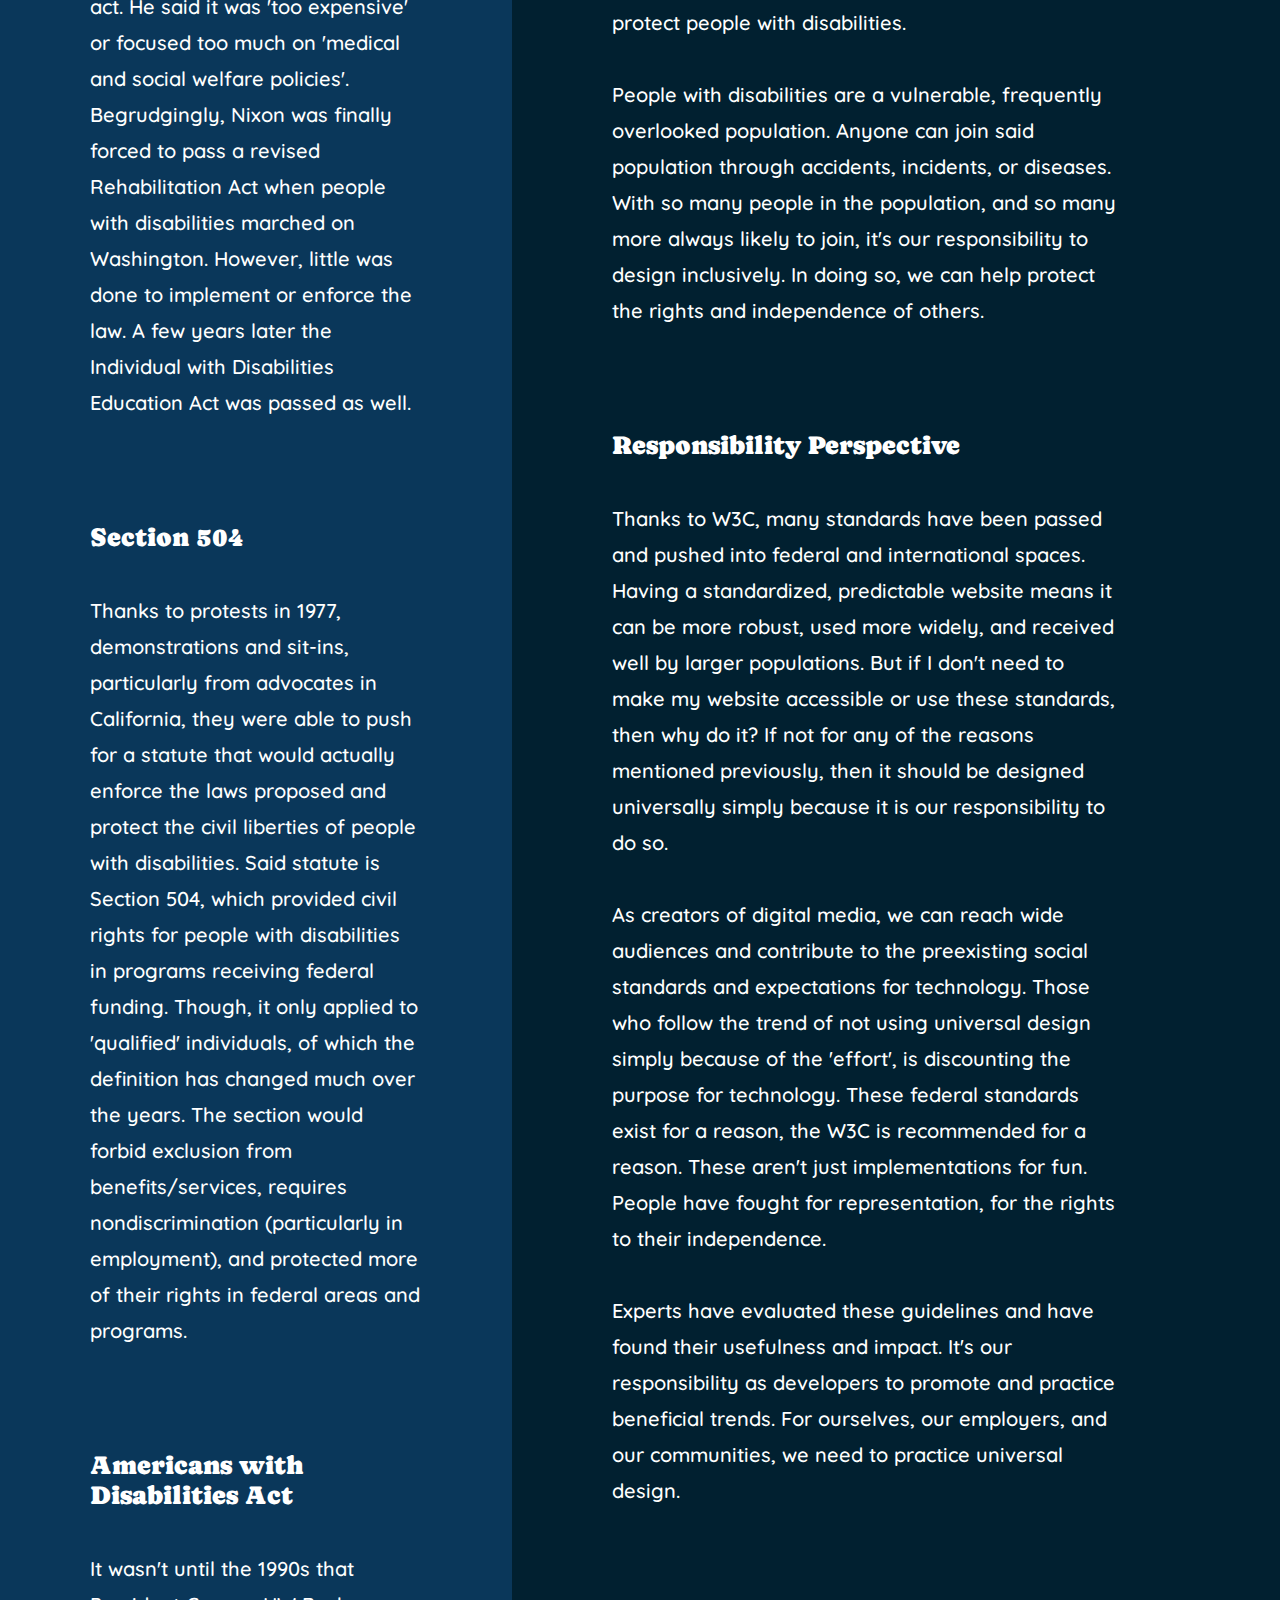
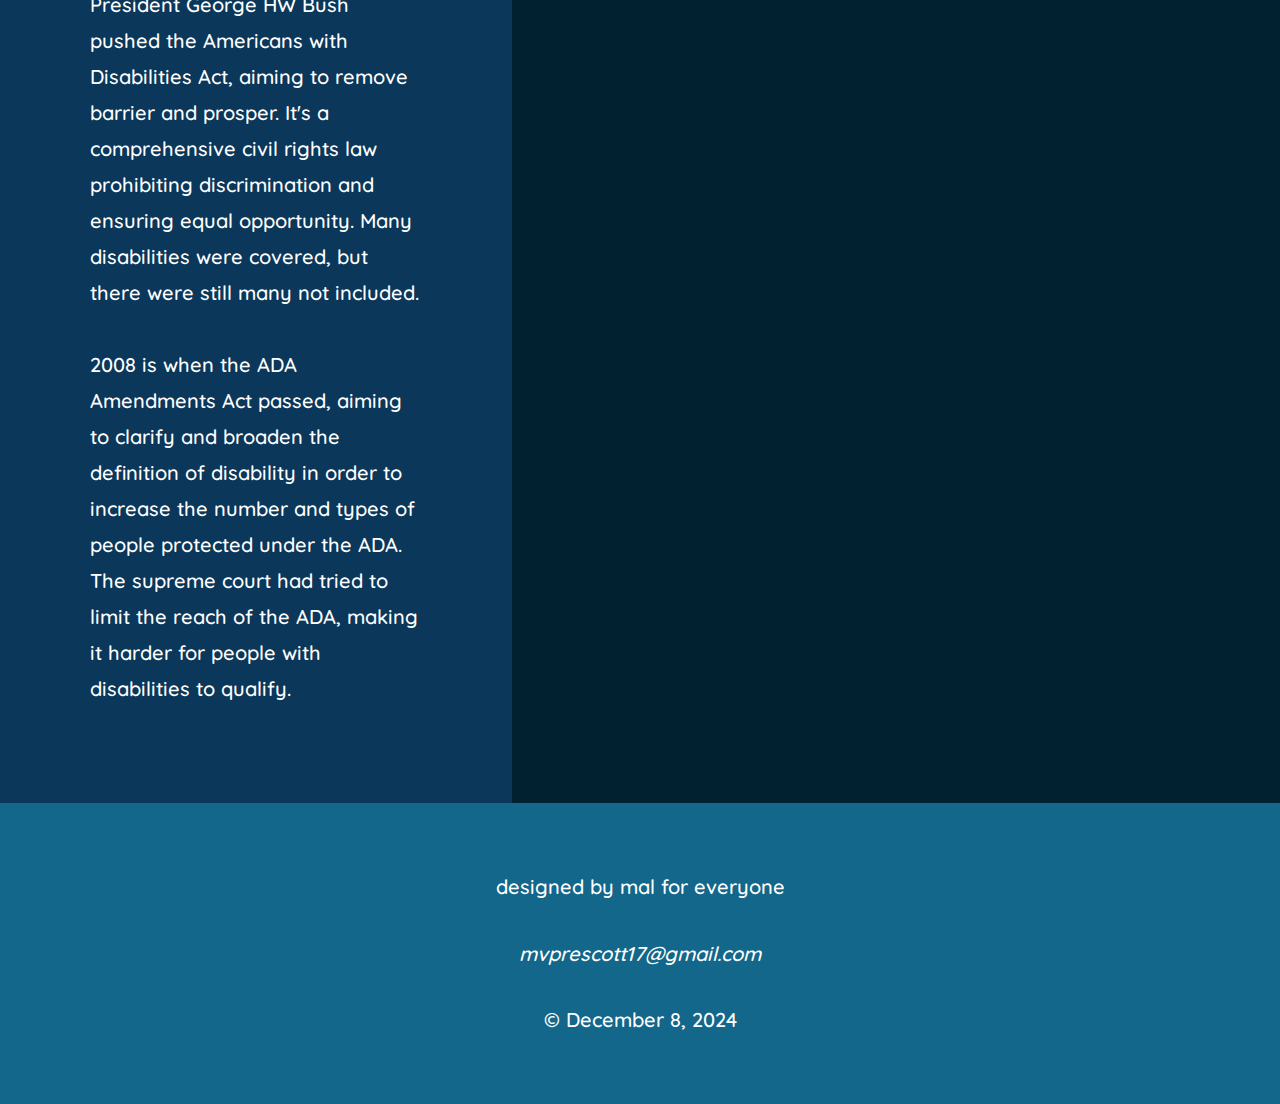
<file: why.html>
<!DOCTYPE html>
<html lang="en">
    <head>
        <meta charset="UTF-8">
        <meta name="viewport" content="width=device-width, initial-scale=1.0">
        <title>Universal Design Website</title>
        <link rel="stylesheet" href="css/accessible.css">
        <link rel="stylesheet" href="css/style.css">
    </head>
    <body>
        <div class="container">
            <a class="skip-link" href="#maincontent">Skip to main content</a>

            <header>
                <!-- <figure>
                    <img src="img/stock.png" alt="itch.io profile icon" id="for-head">
                    <figcaption>itch.io Profile</figcaption>
                </figure> -->
                <h1 id="my-heading">Universal Design Website</h1> 
            </header>

            <nav>
                <h2 class="sr-only">Page Navigation</h2>
                <ul>
                    <li><a href="index.html">HOME</a></li>
                    <li><a href="what.html">WHAT</a></li>
                    <li><a href="why.html">WHY</a></li>
                    <li><a href="how.html">HOW</a></li>
                </ul>
            </nav>

            <aside id="subhead">
                <h2>Why?</h2>
                <p>A few different perspectives, which include some history and statistics on disabilities, economic benefits, inclusion, and responsibilities.</p>
            </aside>

            <main id="maincontent">
                <section id="else">
                    <h2>Perspectives</h2>

                    <section>
                        <h3>Economic Perspective</h3>
                        <p>
                            Digital media is created for a variety of reasons, whether it be for business, portfolios, promotions, or otherwise. Regardless of the reason, the purpose of a website or any form of digital media is to be received by as many people as possible. 
                            Why then, would we not want to make a website as accessible as possible, after all, the more people it can reach the better, right? Why then is so much digital media inaccessible?
                        </p>
                        <p>
                            Multiple arguments exist as to why a website should not be made accessible: it's too much work, too expensive, unnecessary, or simply because they are not legally required to.
                            This line of thinking, however, is severely unproductive. 
                            Effort is rarely an issue if digital media is created with universal design in mind. Even for websites that already exist but are inaccessible, conversion is not an impossible feat. Adopting the standards of universal design is good practice anyway, and will make a website more dynamic and functional.
                        </p>
                        <p>As for funds, that likely also depends on effort. But the cost of implementation will easily be outweighed by the benefits and profits of accessibility.
                            1 in 4 adults in America have some sort of disability, which for many is around 25% of their intended audience. By failing to implement accessible features, said digital media is losing out on 25% of their possible clientele. So it is not unnecessary either, not when it can be so beneficial.
                            Additionally, simply because one is not required to practice universal design does not mean it should not be done. Companies that practice these standards and guidelines are far more likely to reach wider audiences and have a better reputation due to their accessibility.
                        </p>
                        <p>Therefore, from an economic perspective, adopting universal design is a highly beneficial decision.</p>
                    </section>

                    <section>
                        <h3>Rights and Inclusion Perspective</h3>
                        <p>The Inclusion Principle is an idea in claiming we should embrace similarities through universal design, and differences through accessible design.
                            But what is the point of embracing similarities and differences? Why put the effort into accommodating 'one person' when you don't have to? 
                            The point is that it's not just one person, it's a population. It's the only minority that you're guaranteed to be a part of if you live long enough. 
                            Universal design is more than just having functional, responsive websites that reach wider audiences, it's also a matter of rights and representation. 
                        </p>
                        <p>Accessibility is advocacy. The practice and encouragement of universally accessible digital media aids a heavily stigmatized and vulnerable population. 
                            By creating digital media that is accessible, you provide more independence to those that wish to see it, increasing your audience.
                            The fight for the rights of people with disabilities is one that has gone on for generations, and is still going on today. Thanks to the Disability Rights Movement, people with disabilities have received more protections.
                            The Rehabilitation Act, Section 504, and the Americans with Disabilities Act are the most impactful legislative Acts that have been passed to protect people with disabilities.
                        </p>
                        <p>
                            People with disabilities are a vulnerable, frequently overlooked population. Anyone can join said population through accidents, incidents, or diseases. 
                            With so many people in the population, and so many more always likely to join, it's our responsibility to design inclusively. In doing so, we can help protect the rights and independence of others.
                        </p>
                    </section>

                    <section>
                        <h3>Responsibility Perspective</h3>
                        <p>Thanks to W3C, many standards have been passed and pushed into federal and international spaces. Having a standardized, predictable website means it can be more robust, used more widely, and received well by larger populations. 
                            But if I don't need to make my website accessible or use these standards, then why do it? If not for any of the reasons mentioned previously, then it should be designed universally simply because it is our responsibility to do so.
                        </p>
                        <p>As creators of digital media, we can reach wide audiences and contribute to the preexisting social standards and expectations for technology. 
                            Those who follow the trend of not using universal design simply because of the 'effort', is discounting the purpose for technology. 
                            These federal standards exist for a reason, the W3C is recommended for a reason. These aren't just implementations for fun. People have fought for representation, for the rights to their independence.
                        </p>
                        <p>Experts have evaluated these guidelines and have found their usefulness and impact. It's our responsibility as developers to promote and practice beneficial trends.
                            For ourselves, our employers, and our communities, we need to practice universal design.
                        </p>
                    </section>

                </section>
            </main>

            <aside id="aside1">
                <h2>Statistics in the United States</h2>
                <p><strong>93%</strong> of Americans use the internet</p>
                <p><strong>13%</strong> of Americans have disabilities</p>
                <p><strong>2.5%</strong> of Americans have visual impairments</p>
                <p><strong>6.4%</strong> of Americans have mobility impairments</p>
                <p><strong>3.7%</strong> of Americans have hearing impairments</p>
                <p><strong>5.3%</strong> of Americans have learning disabilities</p>
                <p>Even more Americans use mobile devices and number is only expected to grow. With so many people in America, and around the world, having disabilities, it only makes sense to include them in our design process.</p>
                <figure>
                    <img 
                        src="img/map.png" 
                        alt="map diagram showing 1 in 4 adults have a disability" 
                        style="text-align: center;">
                    <figcaption>1 in 4 adults in the United States have some type of disability</figcaption>
                </figure>
            </aside>

            <aside id="aside2">
                <h2>The Disability Rights Movement</h2>
                <section>
                    <h3>The Civil Rights Movements</h3>
                    <p>
                        In the 1970s, the disabilities rights movement drew from the civil rights and women's rights movements. People with disabilities pushed their own civil rights laws to the forefront of the public mind. At the time, the mindset around disabilities was a medical one, that the people who have them are simply charity cases.
                        One goal of the model was to shift away thinking from that, to promote legal equality and independence over pity. Particular areas of focus are those in employment rights, but also in all facets of life.
                    </p>
                </section>
                <section>
                    <h3>The Rehabilitation Act of 1973</h3>
                    <p>In 1973, the Rehabilitation Act was passed. This, however, was only due to the efforts of protestors and people with disabilities who lobbied congress to include civil rights language for people with disabilities.
                        Nixon, the president at the time, was firmly against the act. He said it was 'too expensive' or focused too much on 'medical and social welfare policies'.
                        Begrudgingly, Nixon was finally forced to pass a revised Rehabilitation Act when people with disabilities marched on Washington. However, little was done to implement or enforce the law.
                        A few years later the Individual with Disabilities Education Act was passed as well.
                    </p>
                </section>
                <section>
                    <h3>Section 504</h3>
                    <p>
                        Thanks to protests in 1977, demonstrations and sit-ins, particularly from advocates in California, they were able to push for a statute that would actually enforce the laws proposed and protect the civil liberties of people with disabilities.
                        Said statute is Section 504, which provided civil rights for people with disabilities in programs receiving federal funding. Though, it only applied to 'qualified' individuals, of which the definition has changed much over the years.
                        The section would forbid exclusion from benefits/services, requires nondiscrimination (particularly in employment), and protected more of their rights in federal areas and programs.
                    </p>
                </section><section>
                    <h3>Americans with Disabilities Act</h3>
                    <p>
                        It wasn't until the 1990s that President George HW Bush pushed the Americans with Disabilities Act, aiming to remove barrier and prosper. It's a comprehensive civil rights law prohibiting discrimination and ensuring equal opportunity.
                        Many disabilities were covered, but there were still many not included. 
                    </p>
                    <p>
                        2008 is when the ADA Amendments Act passed, aiming to clarify and broaden the definition of disability in order to increase the number and types of people protected under the ADA.
                        The supreme court had tried to limit the reach of the ADA, making it harder for people with disabilities to qualify.
                    </p>
                </section>
            </aside>
            

            <footer>
                <p>designed by mal for everyone</p>
                <address>mvprescott17@gmail.com</address>
                <p>&copy; <time datetime="2024-12-08 10:00" style="display:inline">December 8, 2024</time></p>  
            </footer>
        </div>

    </body>
</html>
</file>
<file: css/accessible.css>
@import url('https://fonts.googleapis.com/icon?family=Material+Icons');

.skip-link {
  background: black;
  color: #fff;
  font-weight: 700;
  padding: 4px;
  position: absolute;
  transform: translateY(-100%);
}

.skip-link:focus {
  transform: translateY(-10%);
}

.skip-link {
  transition: transform 0.3s;
}

.sr-only {
    border: 0;
    clip: rect(0,0,0,0);
    height: 1px;
    margin: -1px;
    overflow: hidden;
    padding: 0;
    position: absolute;
    white-space: nowrap;
    width: 1px;
}
</file>
<file: css/style.css>
/* fonts */
@import url('https://fonts.googleapis.com/css2?family=Caprasimo&family=Copse&family=Quicksand:wght@300..700&display=swap');
/* colors */
/* #DAFDBA #9AEBA3 #45C4B0 #13678A #012030 */


*,
*:before,
*:after {
    box-sizing: border-box;
    padding: 0;
    margin: 0
}

body {
    background: #012030;
    font-size: 20px;
    color: white;
    font-family: "Quicksand", serif;
    font-optical-sizing: auto;
    font-weight: 550;
    font-style: normal;

    transition: 0.2s;
    animation: fadeIn 0.9s;
}

@keyframes fadeIn {
    0% {opacity: 0;}
    100% {opacity: 1;}
}

.container {
    max-width: 1400px;
    margin: 0 auto;
    display: grid;
    width: 100vw;
    height: 100vh;
    grid-template-columns: 
        1fr;
    grid-template-areas:
    "heady"
    "navvy"
    "suby"
    "aside1"
    "mainy"
    "aside2"
    "footy";
}

header{grid-area: heady;}
nav{grid-area: navvy; background: #0a375a;}
#subhead{grid-area: suby; background: #13678A;}/* color: #012030;}*/
main{grid-area: mainy;}
#aside1{grid-area: aside1; background: #0a375a;}
#aside2{grid-area: aside2; background: #0a375a;}
footer{grid-area: footy; background: #13678A;}/* color: #012030; #299ea2}*/

header, nav,
aside, footer {
    padding: 1.5em;
}
section{
    padding: 1.5em 0;
}

header, footer, #subhead, figure {
    text-align: center;
}

#aside1, #aside2 {
    padding-left: 2em;
    padding-right: 2em;
}
main {
    padding-left: 2em;
    padding-right: 2em;
}


h1, h2, h3, h4 {
    font-family: "Caprasimo", serif;
    font-weight: 400;
    font-style: normal;
    padding: .2em 0;
}

h1 {
    font-size: 3em;
}

h2 {
    font-size: 1.8em;
}

h3 {
    font-size: 1.3em;
}

h4 {
    font-size: 1.1em;
}

p {
    margin: 1.8em 0;
    line-height: 1.8em;
}

img {
    object-fit: contain;
    max-width: 100%;
}

a {
    color:#ffffff;
    transition: 0.1s;
}

.further {
    padding: 0 1.1em;
}
.further a {
    color:#ffffff;
    transition: 0.1s;
    margin: 1.8em 0;
    line-height: 1.8em;
}
a:hover{
    color:#9AEBA3;
}

#for-head{
    opacity: 30%;
    max-width: none;
    object-fit: cover;
    width: 100%;
    object-position: top;
}

nav ul {
    flex-flow: column nowrap;
    text-align: center;
}
nav ul li{
    list-style: none;
}
nav ul li a {
    text-decoration: none;
    color: #ffffff;
    font-size: 1.1em;

    display: block;
    padding: 10px 5px;
    margin: 5px;
    border: 2px white solid;
    background: #012030;
    transition: 0.1s;
    margin: 1.3em 0;
}
nav ul li a:hover {
    color: #9AEBA3;
    font-size: 1.2em;
}



@media screen and (min-width: 501px) and (max-width: 1000px) {
    .container {
        grid-template-areas: 
            "heady "
            "navvy "
            "suby "
            "aside1 "
            "mainy"
            "aside2 "
            "footy";
    }

    nav ul {
        display: flex;
        flex-flow: row nowrap;
        justify-content: space-around;
    }

    nav ul li a {
        display: auto;
        padding: 0;
        margin: 0;
        border: none;
        background: none;
    }
}

@media screen and (min-width: 1001px) {
    .container {
        grid-template-columns: 
            2fr 3fr;
        grid-template-areas:
            "heady heady"
            "navvy navvy"
            "suby suby"
            "aside1 mainy"
            "aside2 mainy"
            "footy footy";
    }

    #aside1, #aside2 {
        padding-left: 3em;
        padding-right: 1.5em;
    }
    section {
        padding-left: 1.5em;
        padding-right: 3em;
    }

    nav ul {
        display: flex;
        flex-flow: row nowrap;
        justify-content: space-around;
    }
    nav ul li a {
        display: auto;
        padding: 0;
        margin: 0;
        border: none;
        background: none;
    }
}
</file>
